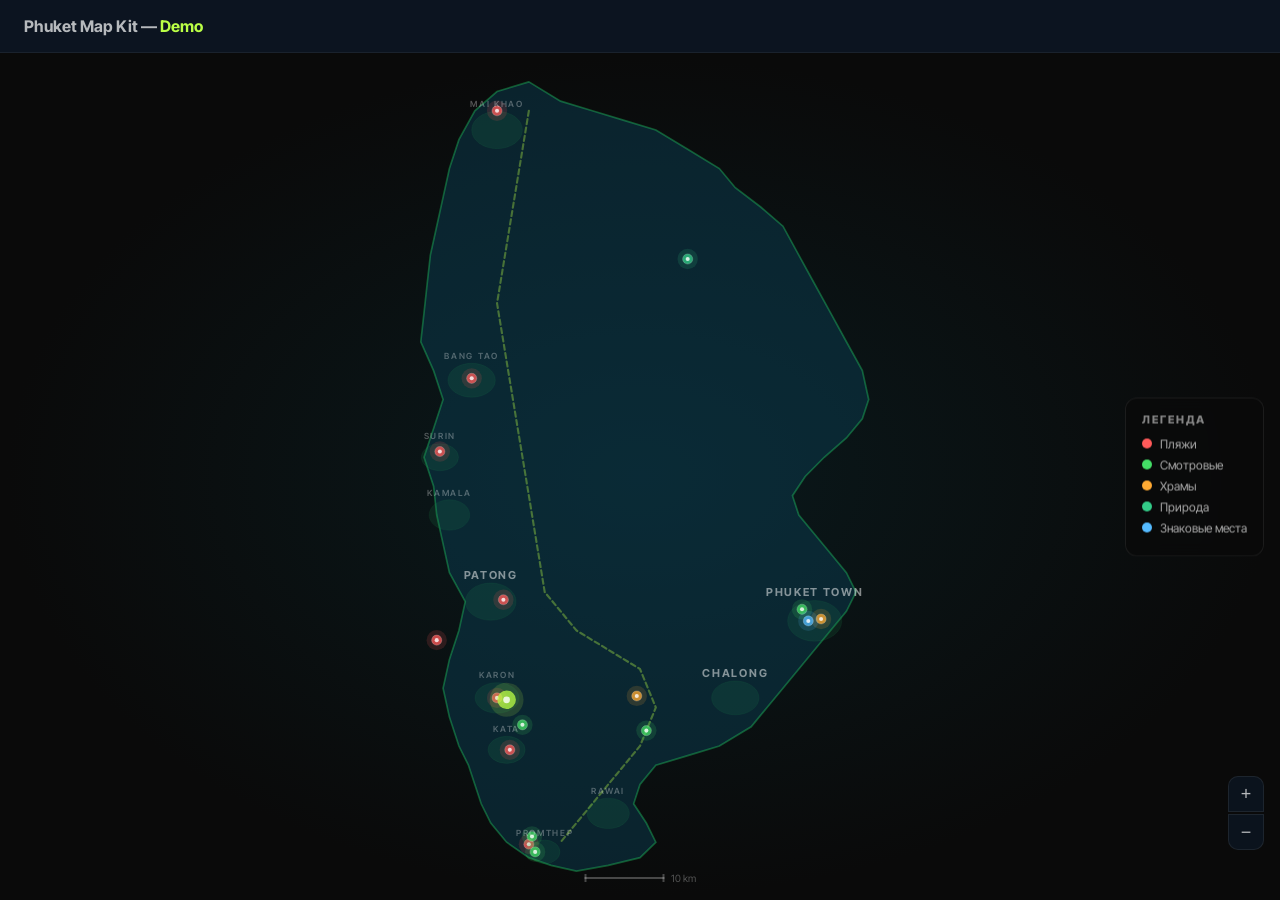
<file: map-kit/demo.html>
<!DOCTYPE html>
<html lang="ru">
<head>
  <meta charset="UTF-8">
  <meta name="viewport" content="width=device-width, initial-scale=1.0">
  <title>Phuket Map Kit — Demo</title>
  <link href="https://fonts.googleapis.com/css2?family=Inter+Tight:wght@400;500;600;700;800;900&display=swap" rel="stylesheet">
  <style>
    * { margin: 0; padding: 0; box-sizing: border-box; }
    :root { --green: #BBFF46; --gdk: #96D930; --muted: rgba(255,255,255,0.45); }
    body {
      font-family: 'Inter Tight', sans-serif;
      background: #0A0A0A;
      color: #fff;
      height: 100vh;
      display: flex;
      flex-direction: column;
    }
    h1 {
      padding: 16px 24px;
      font-size: 16px;
      font-weight: 700;
      color: rgba(255,255,255,0.7);
      background: #0c1420;
      border-bottom: 1px solid rgba(255,255,255,0.06);
    }
    h1 span { color: #BBFF46; }
    #map {
      flex: 1;
      position: relative;
      overflow: hidden;
      background: radial-gradient(ellipse at center, rgba(9,60,70,0.3) 0%, #0A0A0A 70%);
    }
  </style>
  <link rel="stylesheet" href="map-styles.css">
</head>
<body>
  <h1>Phuket Map Kit — <span>Demo</span></h1>

  <div id="map">
    <svg id="map-svg" viewBox="0 0 600 1000" preserveAspectRatio="xMidYMid meet">
      <defs>
        <filter id="dotGlow" x="-100%" y="-100%" width="300%" height="300%">
          <feGaussianBlur stdDeviation="2.5" result="blur"/>
          <feMerge><feMergeNode in="blur"/><feMergeNode in="SourceGraphic"/></feMerge>
        </filter>
      </defs>
      <g id="island-layer"></g>
      <g id="areas-layer"></g>
      <g id="roads-layer"></g>
      <g id="route-layer"></g>
      <g id="poi-layer"></g>
      <g id="labels-layer"></g>
    </svg>

    <div class="map-legend">
      <div class="legend-title">ЛЕГЕНДА</div>
      <div class="legend-item"><span class="legend-dot" style="background:#ff5a5a"></span> Пляжи</div>
      <div class="legend-item"><span class="legend-dot" style="background:#44dd66"></span> Смотровые</div>
      <div class="legend-item"><span class="legend-dot" style="background:#ffaa33"></span> Храмы</div>
      <div class="legend-item"><span class="legend-dot" style="background:#33cc88"></span> Природа</div>
      <div class="legend-item"><span class="legend-dot" style="background:#55bbff"></span> Знаковые места</div>
    </div>

    <div class="map-zoom">
      <button class="map-zoom-btn" onclick="svgMapZoomCenter(1)">+</button>
      <button class="map-zoom-btn" onclick="svgMapZoomCenter(-1)">&minus;</button>
    </div>

    <div class="map-scale">
      <div class="map-scale-bar"></div>
      <span class="map-scale-label">10 km</span>
    </div>
  </div>

  <script>
    /* === Minimal standalone map engine for demo === */

    var MAP_BOUNDS = { latMin: 7.74, latMax: 8.18, lngMin: 98.26, lngMax: 98.42 };
    var SVG_W = 600, SVG_H = 1000;
    var mapViewBox = { x: 0, y: 0, w: SVG_W, h: SVG_H };
    var mapDragging = false;
    var mapDragStart = { x: 0, y: 0, vx: 0, vy: 0 };
    var pinchStartDist = 0;
    var pinchStartViewBox = null;

    function gpsToSvg(lat, lng) {
      return {
        x: ((lng - MAP_BOUNDS.lngMin) / (MAP_BOUNDS.lngMax - MAP_BOUNDS.lngMin)) * SVG_W,
        y: ((MAP_BOUNDS.latMax - lat) / (MAP_BOUNDS.latMax - MAP_BOUNDS.latMin)) * SVG_H
      };
    }

    function svgEl(tag, attrs) {
      var el = document.createElementNS('http://www.w3.org/2000/svg', tag);
      for (var k in attrs) el.setAttribute(k, attrs[k]);
      return el;
    }

    function coordsToPath(coords, closed) {
      return coords.map(function(c, i) {
        var p = gpsToSvg(c[0], c[1]);
        return (i === 0 ? 'M' : 'L') + p.x.toFixed(1) + ',' + p.y.toFixed(1);
      }).join(' ') + (closed ? ' Z' : '');
    }

    function applyViewBox() {
      document.getElementById('map-svg').setAttribute('viewBox',
        mapViewBox.x + ' ' + mapViewBox.y + ' ' + mapViewBox.w + ' ' + mapViewBox.h);
    }

    function svgMapZoomCenter(dir) {
      var factor = dir > 0 ? 0.8 : 1.25;
      var newW = mapViewBox.w * factor, newH = mapViewBox.h * factor;
      if (newW < 80 || newW > SVG_W * 2) return;
      var cx = mapViewBox.x + mapViewBox.w / 2, cy = mapViewBox.y + mapViewBox.h / 2;
      mapViewBox = { x: cx - newW / 2, y: cy - newH / 2, w: newW, h: newH };
      applyViewBox();
    }

    /* --- Island coastline --- */
    var ISLAND = [
      [8.165,98.305],[8.160,98.295],[8.150,98.288],[8.135,98.283],[8.120,98.280],
      [8.105,98.278],[8.090,98.276],[8.075,98.274],[8.060,98.273],[8.045,98.272],
      [8.030,98.271],[8.015,98.275],[8.000,98.278],[7.985,98.275],[7.970,98.272],
      [7.955,98.275],[7.940,98.276],[7.925,98.278],[7.910,98.280],[7.895,98.285],
      [7.880,98.283],[7.865,98.280],[7.850,98.278],[7.835,98.280],[7.820,98.283],
      [7.810,98.286],[7.800,98.288],[7.790,98.290],[7.780,98.293],[7.770,98.298],
      [7.762,98.305],[7.758,98.312],[7.755,98.320],[7.758,98.330],[7.762,98.340],
      [7.770,98.345],[7.780,98.342],[7.790,98.338],[7.800,98.340],[7.810,98.345],
      [7.815,98.355],[7.820,98.365],[7.830,98.375],[7.840,98.380],[7.850,98.385],
      [7.860,98.390],[7.870,98.395],[7.880,98.400],[7.890,98.405],[7.900,98.408],
      [7.910,98.405],[7.920,98.400],[7.930,98.395],[7.940,98.390],[7.950,98.388],
      [7.960,98.392],[7.970,98.398],[7.980,98.405],[7.990,98.410],[8.000,98.412],
      [8.015,98.410],[8.030,98.405],[8.045,98.400],[8.060,98.395],[8.075,98.390],
      [8.090,98.385],[8.100,98.378],[8.110,98.370],[8.120,98.365],[8.130,98.355],
      [8.140,98.345],[8.145,98.335],[8.150,98.325],[8.155,98.315],[8.165,98.305]
    ];

    /* --- Roads --- */
    var ROAD_MAIN = [
      [8.15,98.305],[8.10,98.300],[8.05,98.295],[8.00,98.300],[7.95,98.305],
      [7.90,98.310],[7.88,98.320],[7.86,98.340],[7.84,98.345],[7.82,98.340],
      [7.80,98.330],[7.78,98.320],[7.77,98.315]
    ];

    /* --- Areas --- */
    var AREAS = [
      { lat: 8.14, lng: 98.295, rx: 30, ry: 22, name: 'Mai Khao' },
      { lat: 8.01, lng: 98.287, rx: 28, ry: 20, name: 'Bang Tao' },
      { lat: 7.97, lng: 98.277, rx: 22, ry: 16, name: 'Surin' },
      { lat: 7.94, lng: 98.280, rx: 24, ry: 18, name: 'Kamala' },
      { lat: 7.895, lng: 98.293, rx: 30, ry: 22, name: 'Patong', main: true },
      { lat: 7.845, lng: 98.295, rx: 26, ry: 18, name: 'Karon' },
      { lat: 7.818, lng: 98.298, rx: 22, ry: 16, name: 'Kata' },
      { lat: 7.785, lng: 98.330, rx: 25, ry: 18, name: 'Rawai' },
      { lat: 7.845, lng: 98.370, rx: 28, ry: 20, name: 'Chalong', main: true },
      { lat: 7.885, lng: 98.395, rx: 32, ry: 24, name: 'Phuket Town', main: true },
      { lat: 7.765, lng: 98.310, rx: 18, ry: 14, name: 'Promthep' }
    ];

    /* --- Demo POIs --- */
    var DEMO_POIS = [
      { name: 'Patong Beach',     lat: 7.896, lng: 98.297, color: '#ff5a5a' },
      { name: 'Karon Beach',      lat: 7.845, lng: 98.295, color: '#ff5a5a' },
      { name: 'Kata Beach',       lat: 7.818, lng: 98.299, color: '#ff5a5a' },
      { name: 'Freedom Beach',    lat: 7.875, lng: 98.276, color: '#ff5a5a' },
      { name: 'Nai Harn Beach',   lat: 7.769, lng: 98.305, color: '#ff5a5a' },
      { name: 'Surin Beach',      lat: 7.973, lng: 98.277, color: '#ff5a5a' },
      { name: 'Bang Tao Beach',   lat: 8.011, lng: 98.287, color: '#ff5a5a' },
      { name: 'Mai Khao Beach',   lat: 8.150, lng: 98.295, color: '#ff5a5a' },
      { name: 'Promthep Cape',    lat: 7.765, lng: 98.307, color: '#44dd66' },
      { name: 'Karon Viewpoint',  lat: 7.831, lng: 98.303, color: '#44dd66' },
      { name: 'Big Buddha',       lat: 7.828, lng: 98.342, color: '#44dd66' },
      { name: 'Windmill VP',      lat: 7.773, lng: 98.306, color: '#44dd66' },
      { name: 'Rang Hill',        lat: 7.891, lng: 98.391, color: '#44dd66' },
      { name: 'Wat Chalong',      lat: 7.846, lng: 98.339, color: '#ffaa33' },
      { name: 'Serene Light',     lat: 7.886, lng: 98.397, color: '#ffaa33' },
      { name: 'Ton Sai Waterfall',lat: 8.073, lng: 98.355, color: '#33cc88' },
      { name: 'Old Town',         lat: 7.885, lng: 98.393, color: '#55bbff' },
      { name: 'ThaiGo Office',    lat: 7.844, lng: 98.298, color: '#BBFF46', office: true }
    ];

    /* --- Draw everything --- */
    function drawMap() {
      // Island
      var il = document.getElementById('island-layer');
      il.appendChild(svgEl('path', {
        d: coordsToPath(ISLAND, true),
        fill: 'rgba(10,60,80,0.5)', stroke: '#22cc66',
        'stroke-width': '2', 'stroke-opacity': '0.4'
      }));

      // Areas
      var al = document.getElementById('areas-layer');
      AREAS.forEach(function(a) {
        var p = gpsToSvg(a.lat, a.lng);
        al.appendChild(svgEl('ellipse', {
          cx: p.x, cy: p.y, rx: a.rx, ry: a.ry,
          fill: 'rgba(30,140,80,0.15)', stroke: 'rgba(50,200,100,0.08)', 'stroke-width': '1'
        }));
      });

      // Road
      var rl = document.getElementById('roads-layer');
      rl.appendChild(svgEl('path', {
        d: coordsToPath(ROAD_MAIN, false), fill: 'none',
        stroke: '#BBFF46', 'stroke-width': '2.5', 'stroke-opacity': '0.35',
        'stroke-dasharray': '6,4', 'stroke-linecap': 'round'
      }));

      // Labels
      var ll = document.getElementById('labels-layer');
      AREAS.forEach(function(a) {
        var p = gpsToSvg(a.lat, a.lng);
        var t = svgEl('text', {
          x: p.x, y: p.y - a.ry - 5, 'text-anchor': 'middle',
          'font-family': 'Inter Tight, sans-serif',
          'font-size': a.main ? '13' : '10',
          'font-weight': a.main ? '700' : '600',
          fill: 'rgba(255,255,255,' + (a.main ? '0.5' : '0.3') + ')',
          'letter-spacing': '2'
        });
        t.textContent = a.name.toUpperCase();
        ll.appendChild(t);
      });

      // POIs
      var pl = document.getElementById('poi-layer');
      DEMO_POIS.forEach(function(poi) {
        var p = gpsToSvg(poi.lat, poi.lng);
        var r = poi.office ? 10 : 6;
        var g = svgEl('g', {
          transform: 'translate(' + p.x.toFixed(1) + ',' + p.y.toFixed(1) + ')',
          cursor: 'pointer', 'class': 'poi-marker'
        });
        g.appendChild(svgEl('circle', { r: r*2, fill: poi.color, opacity: '0.15', 'class': 'poi-glow' }));
        g.appendChild(svgEl('circle', { r: r, fill: poi.color, opacity: '0.75',
          stroke: poi.office ? '#BBFF46' : 'rgba(255,255,255,0.3)',
          'stroke-width': poi.office ? '2' : '1', 'class': 'poi-dot'
        }));
        g.appendChild(svgEl('circle', { r: r*0.4, fill: '#fff', opacity: '0.8' }));
        if (poi.office) {
          g.appendChild(svgEl('circle', { r: r+4, fill: 'none', stroke: '#BBFF46',
            'stroke-width': '1.5', opacity: '0', 'class': 'office-pulse-svg' }));
        }
        g.addEventListener('click', function() { alert(poi.name); });
        pl.appendChild(g);
      });
    }

    /* --- Pan & Zoom --- */
    (function() {
      var svg = document.getElementById('map-svg');

      svg.addEventListener('mousedown', function(e) {
        if (e.target.closest('.poi-marker')) return;
        mapDragging = true;
        mapDragStart = { x: e.clientX, y: e.clientY, vx: mapViewBox.x, vy: mapViewBox.y };
      });
      svg.addEventListener('mousemove', function(e) {
        if (!mapDragging) return;
        var r = svg.getBoundingClientRect();
        mapViewBox.x = mapDragStart.vx - (e.clientX - mapDragStart.x) * (mapViewBox.w / r.width);
        mapViewBox.y = mapDragStart.vy - (e.clientY - mapDragStart.y) * (mapViewBox.h / r.height);
        applyViewBox();
      });
      document.addEventListener('mouseup', function() { mapDragging = false; });

      // Touch: 1 finger = pan, 2 fingers = pinch zoom
      svg.addEventListener('touchstart', function(e) {
        if (e.touches.length === 2) {
          mapDragging = false;
          var dx = e.touches[0].clientX - e.touches[1].clientX;
          var dy = e.touches[0].clientY - e.touches[1].clientY;
          pinchStartDist = Math.sqrt(dx*dx + dy*dy);
          pinchStartViewBox = { x: mapViewBox.x, y: mapViewBox.y, w: mapViewBox.w, h: mapViewBox.h };
          e.preventDefault();
        } else if (e.touches.length === 1) {
          if (e.target.closest('.poi-marker')) return;
          mapDragging = true; pinchStartDist = 0;
          var t = e.touches[0];
          mapDragStart = { x: t.clientX, y: t.clientY, vx: mapViewBox.x, vy: mapViewBox.y };
        }
      }, { passive: false });

      svg.addEventListener('touchmove', function(e) {
        e.preventDefault();
        if (e.touches.length === 2 && pinchStartDist > 0 && pinchStartViewBox) {
          var dx = e.touches[0].clientX - e.touches[1].clientX;
          var dy = e.touches[0].clientY - e.touches[1].clientY;
          var dist = Math.sqrt(dx*dx + dy*dy);
          var scale = pinchStartDist / dist;
          var newW = pinchStartViewBox.w * scale, newH = pinchStartViewBox.h * scale;
          if (newW < 80) { newW = 80; newH = 80*(SVG_H/SVG_W); }
          if (newW > SVG_W*2) { newW = SVG_W*2; newH = SVG_H*2; }
          var r = svg.getBoundingClientRect();
          var mx = (e.touches[0].clientX+e.touches[1].clientX)/2;
          var my = (e.touches[0].clientY+e.touches[1].clientY)/2;
          var sx = pinchStartViewBox.x + ((mx-r.left)/r.width)*pinchStartViewBox.w;
          var sy = pinchStartViewBox.y + ((my-r.top)/r.height)*pinchStartViewBox.h;
          mapViewBox = { x: sx-((mx-r.left)/r.width)*newW, y: sy-((my-r.top)/r.height)*newH, w: newW, h: newH };
          applyViewBox();
          return;
        }
        if (mapDragging && e.touches.length === 1) {
          var t = e.touches[0], r = svg.getBoundingClientRect();
          mapViewBox.x = mapDragStart.vx - (t.clientX-mapDragStart.x)*(mapViewBox.w/r.width);
          mapViewBox.y = mapDragStart.vy - (t.clientY-mapDragStart.y)*(mapViewBox.h/r.height);
          applyViewBox();
        }
      }, { passive: false });

      svg.addEventListener('touchend', function(e) {
        if (e.touches.length < 2) { pinchStartDist = 0; pinchStartViewBox = null; }
        if (e.touches.length === 0) mapDragging = false;
        if (e.touches.length === 1) {
          mapDragging = true;
          var t = e.touches[0];
          mapDragStart = { x: t.clientX, y: t.clientY, vx: mapViewBox.x, vy: mapViewBox.y };
        }
      });

      svg.addEventListener('wheel', function(e) {
        e.preventDefault();
        var factor = e.deltaY < 0 ? 0.8 : 1.25;
        var newW = mapViewBox.w*factor, newH = mapViewBox.h*factor;
        if (newW < 80 || newW > SVG_W*2) return;
        var r = svg.getBoundingClientRect();
        var mx = mapViewBox.x + ((e.clientX-r.left)/r.width)*mapViewBox.w;
        var my = mapViewBox.y + ((e.clientY-r.top)/r.height)*mapViewBox.h;
        mapViewBox = { x: mx-((e.clientX-r.left)/r.width)*newW, y: my-((e.clientY-r.top)/r.height)*newH, w: newW, h: newH };
        applyViewBox();
      }, { passive: false });
    })();

    drawMap();
  </script>
</body>
</html>
</file>
<file: map-kit/map-styles.css>
/* =============================================
   PHUKET SVG MAP KIT — Styles
   Copy this file into your project
   ============================================= */

/* --- Map Container --- */
#map {
  position: relative;
  overflow: hidden;
  background: radial-gradient(ellipse at center, rgba(9,60,70,0.3) 0%, #0A0A0A 70%);
}

#map-svg {
  width: 100%;
  height: 100%;
  display: block;
  cursor: grab;
}

#map-svg:active {
  cursor: grabbing;
}

/* --- POI Markers --- */
.poi-marker {
  transition: opacity .15s;
}

.poi-marker:hover .poi-dot {
  opacity: 1 !important;
  stroke-width: 2.5 !important;
}

.poi-marker:hover .poi-glow {
  opacity: 0.4 !important;
}

/* --- Office Pulse Animation --- */
.office-pulse-svg {
  animation: svgPulse 2s ease-out infinite;
}

@keyframes svgPulse {
  0%   { r: 14; opacity: 0.5; }
  100% { r: 24; opacity: 0; }
}

/* --- Route Line Animation --- */
.route-line {
  animation: dashMove 20s linear infinite;
}

@keyframes dashMove {
  to { stroke-dashoffset: -200; }
}

/* --- Popup --- */
.svg-popup {
  position: absolute;
  z-index: 1000;
  transform: translate(-50%, -100%);
  max-width: 320px;
  min-width: 260px;
  background: #111820;
  border-radius: 12px;
  box-shadow: 0 8px 32px rgba(0,0,0,0.6);
  border: 1px solid rgba(255,255,255,0.08);
  pointer-events: auto;
}

.svg-popup-arrow {
  position: absolute;
  bottom: -8px;
  left: 50%;
  transform: translateX(-50%);
  width: 16px;
  height: 8px;
  overflow: hidden;
}

.svg-popup-arrow::before {
  content: '';
  position: absolute;
  top: -6px;
  left: 50%;
  transform: translateX(-50%) rotate(45deg);
  width: 12px;
  height: 12px;
  background: #111820;
  border: 1px solid rgba(255,255,255,0.08);
}

.svg-popup-close {
  position: absolute;
  top: 6px;
  right: 8px;
  width: 24px;
  height: 24px;
  background: none;
  border: none;
  color: rgba(255,255,255,0.4);
  font-size: 20px;
  cursor: pointer;
  z-index: 10;
}

.svg-popup-close:hover {
  color: #fff;
}

/* --- Legend --- */
.map-legend {
  position: absolute;
  right: 16px;
  top: 50%;
  transform: translateY(-50%);
  background: rgba(10,10,10,0.75);
  backdrop-filter: blur(8px);
  -webkit-backdrop-filter: blur(8px);
  border: 1px solid rgba(255,255,255,0.08);
  border-radius: 12px;
  padding: 14px 16px;
  z-index: 100;
}

.legend-title {
  font-size: 11px;
  font-weight: 800;
  color: rgba(255,255,255,0.5);
  letter-spacing: 2px;
  margin-bottom: 10px;
}

.legend-item {
  display: flex;
  align-items: center;
  gap: 8px;
  font-size: 12px;
  color: rgba(255,255,255,0.65);
  margin-bottom: 6px;
}

.legend-dot {
  width: 10px;
  height: 10px;
  border-radius: 50%;
  flex-shrink: 0;
}

/* --- Zoom Controls --- */
.map-zoom {
  position: absolute;
  bottom: 50px;
  right: 16px;
  display: flex;
  flex-direction: column;
  gap: 2px;
  z-index: 100;
}

.map-zoom-btn {
  width: 36px;
  height: 36px;
  background: rgba(12,20,32,0.9);
  border: 1px solid rgba(255,255,255,0.08);
  color: rgba(255,255,255,0.7);
  font-size: 18px;
  cursor: pointer;
  display: flex;
  align-items: center;
  justify-content: center;
}

.map-zoom-btn:first-child { border-radius: 10px 10px 0 0; }
.map-zoom-btn:last-child  { border-radius: 0 0 10px 10px; }
.map-zoom-btn:hover { background: rgba(12,20,32,1); color: #BBFF46; }

/* --- Scale Bar --- */
.map-scale {
  position: absolute;
  bottom: 16px;
  left: 50%;
  transform: translateX(-50%);
  display: flex;
  align-items: center;
  gap: 6px;
  z-index: 100;
}

.map-scale-bar {
  width: 80px;
  height: 2px;
  background: rgba(255,255,255,0.25);
  position: relative;
}

.map-scale-bar::before,
.map-scale-bar::after {
  content: '';
  position: absolute;
  width: 2px;
  height: 8px;
  background: rgba(255,255,255,0.25);
  top: -3px;
}

.map-scale-bar::before { left: 0; }
.map-scale-bar::after  { right: 0; }

.map-scale-label {
  font-size: 10px;
  color: rgba(255,255,255,0.3);
}

/* --- Mobile --- */
@media (max-width: 900px) {
  .map-legend {
    right: 8px;
    top: auto;
    bottom: 56px;
    transform: none;
    padding: 10px 12px;
  }
  .map-zoom { bottom: 40px; right: 8px; }
}
</file>
